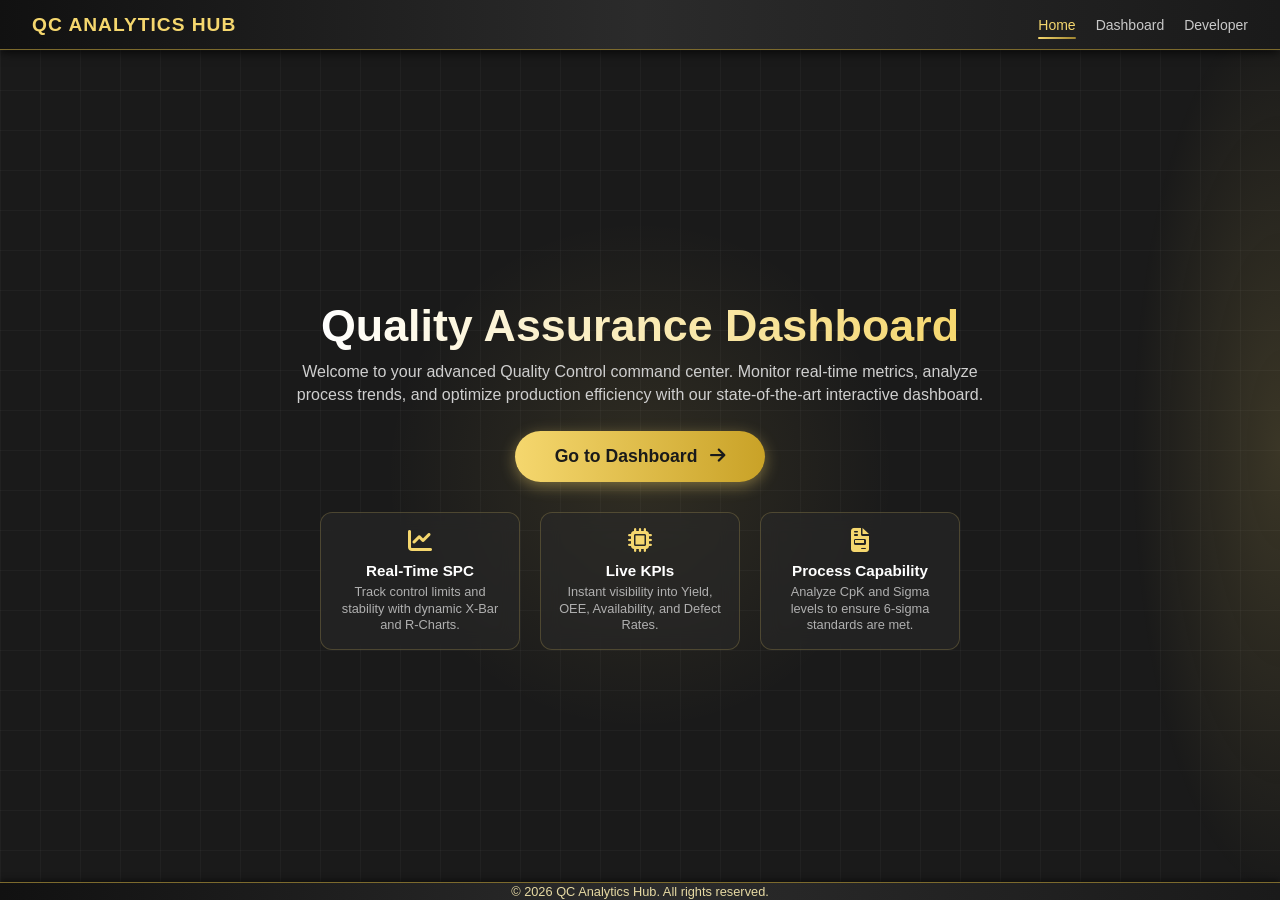
<file: home.html>
<!DOCTYPE html>
<html lang="en">
  <head>
    <meta charset="UTF-8" />
    <meta name="viewport" content="width=device-width, initial-scale=1.0" />
    <title>QC Analytics Hub - Home</title>
    <link rel="stylesheet" href="home.css" />
    <link
      rel="stylesheet"
      href="https://cdnjs.cloudflare.com/ajax/libs/font-awesome/6.5.0/css/all.min.css"
    />
  </head>
  <body>
    <!-- ===== Navbar ===== -->
    <nav class="navbar">
      <div class="logo">QC Analytics Hub</div>
      <ul>
        <li><a href="home.html" class="active">Home</a></li>
        <li><a href="index.html">Dashboard</a></li>
        <li><a href="developer.html">Developer</a></li>
      </ul>
    </nav>

    <!-- ===== Hero Section ===== -->
    <header class="hero-container">
      <h1 class="hero-title">Quality Assurance Dashboard</h1>
      <p class="hero-subtitle">
        Welcome to your advanced Quality Control command center. Monitor real-time
        metrics, analyze process trends, and optimize production efficiency with
        our state-of-the-art interactive dashboard.
      </p>

      <a href="index.html" class="cta-button">
        Go to Dashboard <i class="fas fa-arrow-right" style="margin-left: 8px;"></i>
      </a>

      <!-- ===== Features Grid ===== -->
      <div class="features-grid">
        <div class="feature-card">
          <i class="fas fa-chart-line feature-icon"></i>
          <h3 class="feature-title">Real-Time SPC</h3>
          <p class="feature-desc">
            Track control limits and stability with dynamic X-Bar and R-Charts.
          </p>
        </div>

        <div class="feature-card">
          <i class="fas fa-microchip feature-icon"></i>
          <h3 class="feature-title">Live KPIs</h3>
          <p class="feature-desc">
            Instant visibility into Yield, OEE, Availability, and Defect Rates.
          </p>
        </div>

        <div class="feature-card">
          <i class="fas fa-file-invoice feature-icon"></i>
          <h3 class="feature-title">Process Capability</h3>
          <p class="feature-desc">
            Analyze CpK and Sigma levels to ensure 6-sigma standards are met.
          </p>
        </div>
      </div>
    </header>

    <!-- ===== Footer ===== -->
    <footer class="footer">
      <p>&copy; 2026 QC Analytics Hub. All rights reserved.</p>
    </footer>

    <script src="home.js"></script>
  </body>
</html>
</file>
<file: home.css>
/* ================= GLOBAL ================= */
* {
  margin: 0;
  padding: 0;
  box-sizing: border-box;
  font-family: "Segoe UI", sans-serif;
}

body {
  background: radial-gradient(circle at top, #3f3f3f, #1e1e1e);
  overflow: hidden; /* Prevent scrolling */
  max-width: 100vw;
  color: #e0e0e0;
  min-height: 100vh;
  display: flex;
  flex-direction: column;
  position: relative;
}

/* Side Glows */
body::before,
body::after {
  content: "";
  position: fixed;
  top: 0;
  bottom: 0;
  width: 150px; /* Width of the glow */
  pointer-events: none;
  z-index: 0;
}

/* Left Glow */
body::before {
  left: 0;
  background: radial-gradient(ellipse at left, rgba(245, 215, 110, 0.15), transparent 70%);
}

/* Right Glow */
body::after {
  right: 0;
  background: radial-gradient(ellipse at right, rgba(245, 215, 110, 0.15), transparent 70%);
}

/* ================= NAVBAR ================= */
.navbar {
  height: 50px;
  background: linear-gradient(90deg, #111111, #2b2b2b, #1a1a1a);
  color: #e6d9a3;
  display: flex;
  justify-content: space-between;
  align-items: center;
  padding: 0 2rem;
  position: sticky;
  top: 0;
  z-index: 1000;
  border-bottom: 1px solid #7c6a2d;
  box-shadow: 0 2px 10px rgba(0, 0, 0, 0.8);
}

.logo {
  font-size: 1.2rem;
  font-weight: 700;
  letter-spacing: 1px;
  color: #f5d76e;
  text-transform: uppercase;
}

.navbar ul {
  display: flex;
  list-style: none;
}

.navbar ul li a {
  position: relative;
  color: #c9c9c9;
  text-decoration: none;
  margin-left: 20px;
  font-size: 14px;
  padding-bottom: 6px;
  transition: color 0.3s ease;
  font-weight: 500;
}

/* Active/Hover states */
.navbar ul li a::after {
  content: "";
  position: absolute;
  left: 0;
  bottom: 0;
  width: 100%;
  height: 2px;
  background: linear-gradient(90deg, #f5d76e, #9e8430);
  transform: scaleX(0);
  transform-origin: left;
  transition: transform 0.3s ease;
  border-radius: 2px;
}

.navbar ul li a:hover::after,
.navbar ul li a.active::after {
  transform: scaleX(1);
}

.navbar ul li a:hover,
.navbar ul li a.active {
  color: #f5d76e;
}

/* ================= HERO SECTION ================= */
.hero-container {
  flex: 1;
  display: flex;
  flex-direction: column;
  justify-content: center;
  align-items: center;
  text-align: center;
  padding: 40px 20px;
  padding: 40px 20px;
  /* Texture Effect: Dark grid pattern */
  background-color: #1a1a1a;
  background-image: 
    linear-gradient(rgba(255, 255, 255, 0.03) 1px, transparent 1px),
    linear-gradient(90deg, rgba(255, 255, 255, 0.03) 1px, transparent 1px);
  background-size: 40px 40px;
  position: relative;
  overflow: hidden;
}

/* Animated Background glow */
.hero-container::before {
  content: "";
  position: absolute;
  top: 50%;
  left: 50%;
  width: 600px;
  height: 600px;
  background: radial-gradient(circle, rgba(245, 215, 110, 0.1), transparent 60%);
  transform: translate(-50%, -50%);
  pointer-events: none;
  animation: pulseGlow 8s infinite ease-in-out;
}

@keyframes pulseGlow {
  0%, 100% { opacity: 0.5; transform: translate(-50%, -50%) scale(1); }
  50% { opacity: 0.8; transform: translate(-50%, -50%) scale(1.1); }
}

.hero-title {
  font-size: 2.8rem;
  font-weight: 800;
  margin-bottom: 10px;
  background: linear-gradient(90deg, #ffffff, #f5d76e, #ffffff);
  -webkit-background-clip: text;
  -webkit-text-fill-color: transparent;
  background-size: 200% auto;
  animation: shine 4s linear infinite;
  z-index: 1;
}

@keyframes shine {
  to { background-position: 200% center; }
}

.hero-subtitle {
  font-size: 1rem;
  color: #cfcfcf;
  max-width: 700px;
  margin-bottom: 25px;
  line-height: 1.4;
  z-index: 1;
  opacity: 0;
  animation: fadeUp 1s ease-out forwards 0.5s;
}

.cta-button {
  padding: 15px 40px;
  font-size: 1.1rem;
  font-weight: 700;
  color: #1a1a1a;
  background: linear-gradient(90deg, #f5d76e, #c9a227);
  border: none;
  border-radius: 50px;
  text-decoration: none;
  cursor: pointer;
  box-shadow: 0 4px 15px rgba(245, 215, 110, 0.4);
  transition: all 0.3s ease;
  z-index: 1;
  opacity: 0;
  animation: fadeUp 1s ease-out forwards 0.8s;
  display: inline-block;
}

.cta-button:hover {
  transform: translateY(-3px);
  box-shadow: 0 6px 20px rgba(245, 215, 110, 0.6);
  background: linear-gradient(90deg, #ffeaa7, #e1b12c);
}

/* ================= FEATURES GRID ================= */
.features-grid {
  display: flex;
  gap: 20px;
  margin-top: 30px;
  z-index: 1;
  opacity: 0;
  animation: fadeUp 1s ease-out forwards 1.2s;
  flex-wrap: wrap;
  justify-content: center;
}

.feature-card {
  background: rgba(40, 40, 40, 0.6);
  border: 1px solid rgba(245, 215, 110, 0.2);
  backdrop-filter: blur(10px);
  padding: 15px; /* Smaller padding */
  border-radius: 12px;
  width: 200px; /* Smaller width */
  text-align: center;
  transition: transform 0.3s ease, border-color 0.3s ease;
}

.feature-card:hover {
  transform: translateY(-5px);
  border-color: rgba(245, 215, 110, 0.6);
  background: rgba(50, 50, 50, 0.8);
}

.feature-icon {
  font-size: 1.5rem; /* Smaller icon */
  color: #f5d76e;
  margin-bottom: 10px;
}

.feature-title {
  font-size: 0.95rem; /* Smaller title */
  color: #ffffff;
  margin-bottom: 5px;
  font-weight: 600;
}

.feature-desc {
  font-size: 0.8rem; /* Smaller desc */
  color: #b0b0b0;
  line-height: 1.3;
}

/* ================= ANIMATIONS ================= */
@keyframes fadeUp {
  from {
    opacity: 0;
    transform: translateY(20px);
  }
  to {
    opacity: 1;
    transform: translateY(0);
  }
}

.footer {
  background: linear-gradient(90deg, #111111, #2b2b2b, #1a1a1a);
  color: #e6d9a3; /* golden text */
  text-align: center;
  padding: 1px 0;
  font-size: 0.8rem;
  border-top: 1px solid #7c6a2d;
  box-shadow: 0 -2px 6px rgba(0, 0, 0, 0.5);
  width: 100%;
  position: fixed;
  bottom: 0;
  left: 0;
  z-index: 1000;
}

/* Responsive */
/* ================= MOBILE RESPONSIVE ================= */

/* Tablet and small desktops */
@media screen and (max-width: 1024px) {
  .hero-title {
    font-size: 2.2rem;
  }
}

/* Mobile Devices */
@media screen and (max-width: 768px) {
  body {
    overflow-y: auto; /* Allow scrolling on mobile */
    height: auto;
  }

  .hero-container {
    padding: 80px 20px 40px 20px; /* More top padding for navbar */
    height: auto;
    min-height: 100vh;
    justify-content: flex-start;
  }

  .hero-title {
    font-size: 2rem;
  }

  .hero-subtitle {
    font-size: 0.9rem;
    margin-bottom: 20px;
  }

  .features-grid {
    flex-direction: column;
    align-items: center;
    gap: 15px;
    margin-top: 40px;
  }

  .feature-card {
    width: 100%;
    max-width: 300px;
  }

  .footer {
    position: relative; /* Unstick footer on mobile so it doesn't cover content */
    margin-top: auto;
  }
  
  .navbar ul li a {
    margin-left: 10px;
    font-size: 12px;
  }
}
</file>
